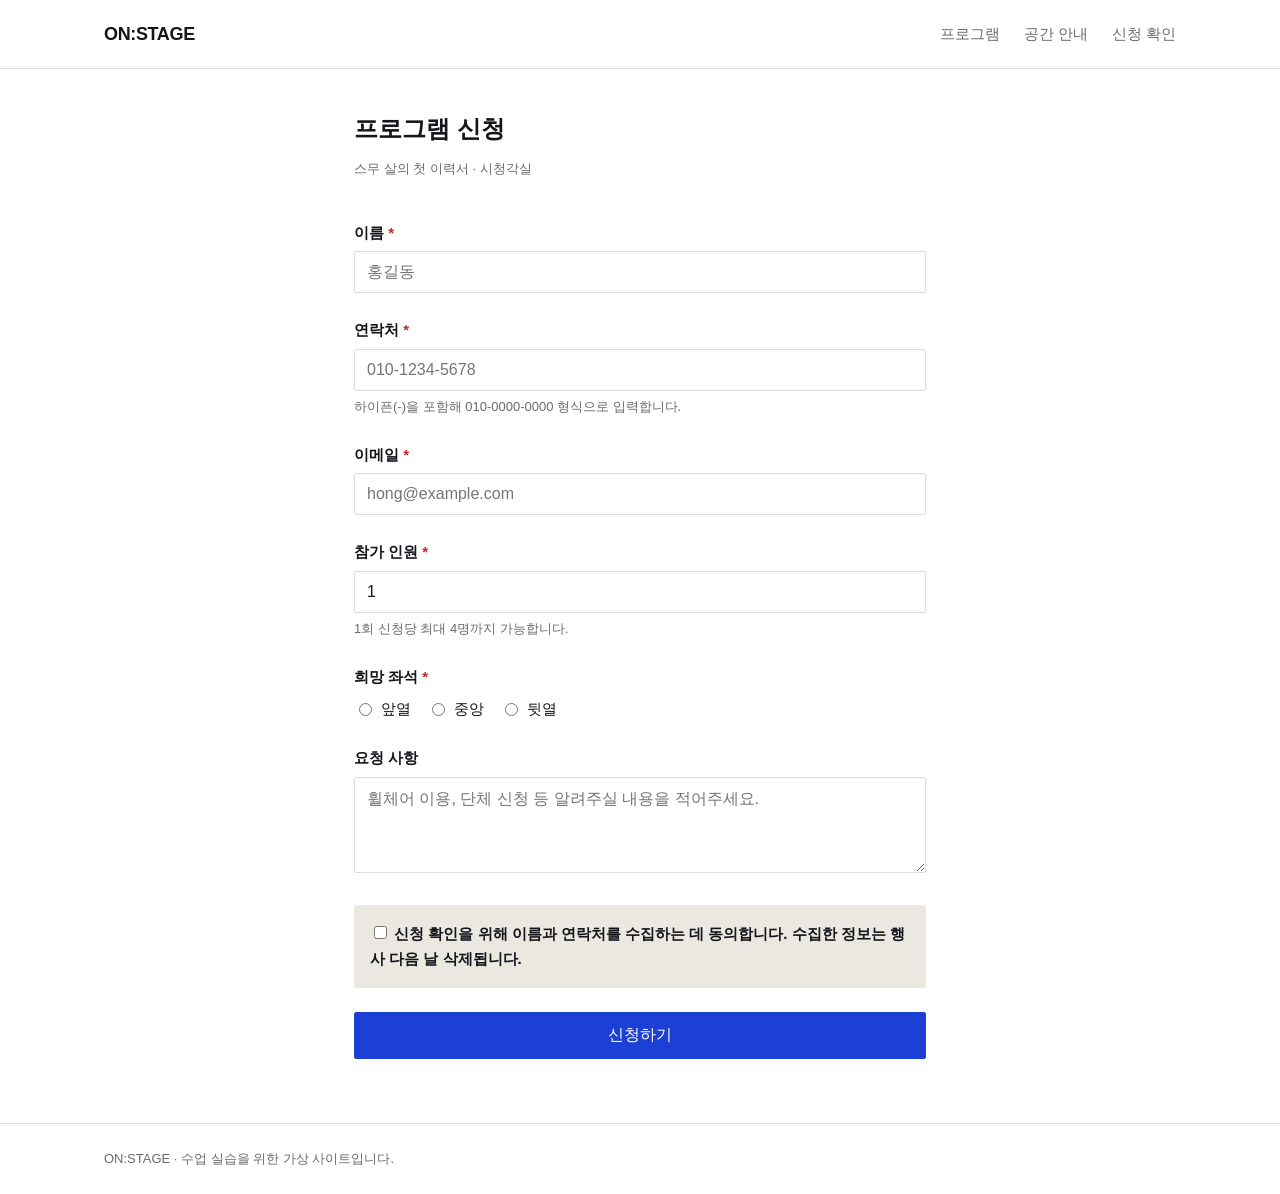
<file: 학생배포용_스타터/apply.html>
<!DOCTYPE html>
<html lang="ko">
<head>
  <meta charset="UTF-8">
  <meta name="viewport" content="width=device-width, initial-scale=1.0">
  <title>신청하기 — ON:STAGE</title>
  <link rel="stylesheet" href="css/tokens.css">
  <link rel="stylesheet" href="css/style.css">
</head>
<body>

<header class="site-header">
  <div class="wrap">
    <a href="index.html" class="logo">ON:STAGE</a>
    <button type="button" class="menu-btn" id="menuBtn"
            aria-expanded="false" aria-controls="gnb">메뉴</button>
    <nav class="gnb" id="gnb" aria-label="주요 메뉴">
      <a href="index.html">프로그램</a>
      <a href="#">공간 안내</a>
      <a href="#">신청 확인</a>
    </nav>
  </div>
</header>


<!-- ══════════════════════════════════════════════════════════════
     [4주차] 신청 폼
     ─────────────────────────────────────────────────────────────
     ⚠ 입력 항목은 선생님이 정한 7가지로 고정입니다. 추가·삭제하지 마세요.
       5주차에 이 항목들로 테스트 케이스를 만들기 때문입니다.
       자세한 규칙은 docs/신청폼_필드명세.md 를 보세요.

     ⚠ novalidate 속성은 5주차에 붙입니다. 지금은 없는 상태로 두세요.
     ══════════════════════════════════════════════════════════════ -->
<main class="form-page" id="formScreen">
  <div class="wrap">
    <h1>프로그램 신청</h1>
    <p>스무 살의 첫 이력서 · 시청각실</p>

    <form id="applyForm"novalidate>

      <!-- ▼▼▼ 항목 1 ▸ 완성본 제공. 이 구조를 그대로 따라 하세요 ▼▼▼

           한 항목은 네 부분으로 이루어집니다.
             ① label   무엇을 입력하는지 (for 값과 input의 id가 같아야 함)
             ② input   실제 입력칸
             ③ hint    입력 전에 알려주는 형식 안내 (없어도 되는 항목이 있음)
             ④ error   틀렸을 때 나오는 메시지 (평소엔 CSS가 숨겨둠)
      -->
      <div class="field">
        <label for="name">이름 <span class="req" aria-hidden="true">*</span></label>
        <input type="text" id="name" name="name" required
               placeholder="홍길동" autocomplete="name">
        <p class="error" id="err-name">이름을 입력해 주세요.</p>
      </div>
      <!-- ② 연락처 -->
<div class="field">
  <label for="tel">연락처 <span class="req" aria-hidden="true">*</span></label>
  <input type="tel" id="tel" name="tel" required
         pattern="010-\d{4}-\d{4}"
         placeholder="010-1234-5678" autocomplete="tel">
  <p class="hint">하이픈(-)을 포함해 010-0000-0000 형식으로 입력합니다.</p>
  <p class="error" id="err-tel">010-1234-5678 형식으로 입력해 주세요.</p>
</div>

<!-- ③ 이메일 -->
<div class="field">
  <label for="email">이메일 <span class="req" aria-hidden="true">*</span></label>
  <input type="email" id="email" name="email" required
         placeholder="hong@example.com" autocomplete="email">
  <p class="error" id="err-email">이메일 주소 형식을 확인해 주세요.</p>
</div>

           <!-- ④ 참가 인원 -->
<div class="field">
  <label for="count">참가 인원 <span class="req" aria-hidden="true">*</span></label>
  <input type="number" id="count" name="count" required
         min="1" max="4" value="1">
  <p class="hint">1회 신청당 최대 4명까지 가능합니다.</p>
  <p class="error" id="err-count">1명 이상 4명 이하로 입력해 주세요.</p>
</div>

<!-- ⑤ 희망 좌석 -->
<div class="field">
  <label>희망 좌석 <span class="req" aria-hidden="true">*</span></label>
  <div class="radio-group">
    <label><input type="radio" name="seat" value="앞열" required> 앞열</label>
    <label><input type="radio" name="seat" value="중앙"> 중앙</label>
    <label><input type="radio" name="seat" value="뒷열"> 뒷열</label>
  </div>
  <p class="error" id="err-seat">희망 좌석을 선택해 주세요.</p>
</div>

<!-- ⑥ 요청 사항 -->
<div class="field">
  <label for="note">요청 사항</label>
  <textarea id="note" name="note"
            placeholder="휠체어 이용, 단체 신청 등 알려주실 내용을 적어주세요."></textarea>
</div>

<!-- ⑦ 개인정보 동의 -->
<div class="field">
  <label class="agree" for="agree">
    <input type="checkbox" id="agree" name="agree" required>
    <span>신청 확인을 위해 이름과 연락처를 수집하는 데 동의합니다.
          수집한 정보는 행사 다음 날 삭제됩니다.</span>
  </label>
  <p class="error" id="err-agree">개인정보 수집에 동의해야 신청할 수 있습니다.</p>
</div>

      <button type="submit" class="btn btn--block">신청하기</button>
    </form>
  </div>
</main>


<!-- ══════════════════════════════════════════════════════════════
     완료 화면 ▸ 완성본 제공
     평소에는 CSS가 숨겨두고, 5주차에 JS가 보이게 만듭니다.
     프로그램 이름만 팀 것으로 바꾸세요.
     ══════════════════════════════════════════════════════════════ -->
<main class="done is-hidden" id="doneScreen">
  <div class="wrap">
    <h1>신청이 접수되었습니다</h1>
    <p>입력하신 연락처로 확인 문자가 발송됩니다.</p>

    <dl class="receipt">
      <div><dt>신청번호</dt><dd id="r-no">OS-261008-0031</dd></div>
      <div><dt>프로그램</dt><dd>스무 살의 첫 이력서</dd></div>
      <div><dt>신청자</dt><dd id="r-name">—</dd></div>
      <div><dt>연락처</dt><dd id="r-tel">—</dd></div>
      <div><dt>좌석</dt><dd id="r-seat">—</dd></div>
      <div><dt>인원</dt><dd id="r-count">—</dd></div>
    </dl>

    <a href="index.html" class="btn btn--ghost">프로그램 목록으로</a>
  </div>
</main>


<footer class="site-footer">
  <div class="wrap">ON:STAGE · 수업 실습을 위한 가상 사이트입니다.</div>
</footer>

<script src="js/main.js"></script>
</body>
</html>
</file>
<file: 학생배포용_스타터/css/tokens.css>
/* ════════════════════════════════════════════════════════════════
   tokens.css — 디자인 토큰
   ════════════════════════════════════════════════════════════════
   이 파일에는 '값'만 적습니다. 실제 모양은 style.css가 만듭니다.

   [2주차 1차시] 디자인 가이드 워크시트에 정한 색을 여기에 옮겨 적으세요.
   여기 한 곳만 바꾸면 사이트 전체 색이 한꺼번에 바뀝니다.

   ⚠ 변수 이름은 절대 바꾸지 마세요. style.css가 이 이름들을 찾습니다.
   ════════════════════════════════════════════════════════════════ */

:root {

  /* ────────────────────────────────────────────────────────────
     ① 색  ▸ TODO: 아래 5개를 팀 색으로 바꾸세요
     ────────────────────────────────────────────────────────────
     지금은 임시 회색이 들어 있습니다. 그대로 두면 감점입니다.

     규칙
       · 주색 3개 + 강조색 1개 + 보조색 1개, 총 5개만 씁니다
       · 색 코드는 #RRGGBB 형식으로 적습니다
       · --ink 와 --paper 는 서로 충분히 진하고 밝아야 합니다
         (글자와 배경의 대비. 6주차에 검사합니다)

     색 고르는 곳
       coolors.co  ·  color.adobe.com  ·  개발자도구로 좋아하는 사이트 색 추출
     ──────────────────────────────────────────────────────────── */

   --ink:       #14161c;
   --paper:     #ffffff;
   --wall:      #ebe8e1;
   --brand:     #1c3fd6;
   --highlight: #ffd23f;


  /* ────────────────────────────────────────────────────────────
     ② 보조 색  ▸ 그대로 두어도 됩니다
     ──────────────────────────────────────────────────────────── */

  --ink-soft:  #6b6b6b;   /* 덜 중요한 글자 */
  --line:      #dddddd;   /* 테두리와 구분선 */
  --danger:    #c62828;   /* 오류 메시지. 빨강 계열을 유지하세요 */


  /* ────────────────────────────────────────────────────────────
     ③ 글자 크기  ▸ 완성본 제공
     ────────────────────────────────────────────────────────────
     1rem = 16px 입니다.
     크기는 이 5개 안에서만 고르세요. 여기 없는 크기를 쓰면
     화면이 어수선해지고 6주차 체크리스트에서 감점됩니다.
     ──────────────────────────────────────────────────────────── */

  --fs-hero:   2.75rem;    /* 44px — 첫 화면의 큰 제목 */
  --fs-h2:     1.5rem;     /* 24px — 섹션 제목 */
  --fs-h3:     1.125rem;   /* 18px — 카드 제목 */
  --fs-body:   1rem;       /* 16px — 본문 */
  --fs-small:  0.8125rem;  /* 13px — 날짜, 안내 문구 */


  /* ────────────────────────────────────────────────────────────
     ④ 여백  ▸ 완성본 제공
     ────────────────────────────────────────────────────────────
     8의 배수로 만든 5단계입니다.
     margin, padding, gap 값은 이 안에서만 고르세요.
     ──────────────────────────────────────────────────────────── */

  --sp-1: 8px;    /* 아주 좁게 — 아이콘과 글자 사이 */
  --sp-2: 16px;   /* 좁게 — 카드 안쪽 */
  --sp-3: 24px;   /* 보통 — 요소 사이 */
  --sp-4: 40px;   /* 넓게 — 큰 덩어리 사이 */
  --sp-5: 64px;   /* 아주 넓게 — 섹션 위아래 */


  /* ────────────────────────────────────────────────────────────
     ⑤ 그 밖에  ▸ 완성본 제공
     ──────────────────────────────────────────────────────────── */

  --radius: 2px;      /* 모서리 둥글기. 0이면 각지고, 크면 둥글둥글 */
  --maxw:  1120px;    /* 콘텐츠 최대 가로 폭 */
}
</file>
<file: 학생배포용_스타터/css/style.css>
/* ════════════════════════════════════════════════════════════════
   style.css — 실제 스타일
   ════════════════════════════════════════════════════════════════
   TODO 표시가 있는 곳만 채우면 됩니다.
   나머지는 완성본이니 건드리지 마세요.

   ⚠ 색과 크기는 직접 적지 말고 반드시 var(--이름) 으로 쓰세요.
       ✗  color: #1c3fd6;
       ✓  color: var(--brand);
   ════════════════════════════════════════════════════════════════ */


/* ═══ 0. 초기화 ▸ 완성본 ═══════════════════════════════════════ */

* { box-sizing: border-box; }   /* 테두리까지 포함해서 크기를 계산 */

body, h1, h2, h3, p, ul, dl, dd, figure { margin: 0; padding: 0; }
ul { list-style: none; }
img { display: block; max-width: 100%; }

body {
  font-family: -apple-system, BlinkMacSystemFont, "Apple SD Gothic Neo",
               "Malgun Gothic", "맑은 고딕", sans-serif;
  font-size: var(--fs-body);
  line-height: 1.7;
  color: var(--ink);
  background: var(--paper);
}

/* 모든 섹션의 가로 정렬을 담당합니다 */
.wrap {
  max-width: var(--maxw);
  margin: 0 auto;              /* auto가 좌우 여백을 똑같이 나눠 가운데 정렬 */
  padding: 0 var(--sp-3);      /* 좁은 화면에서 글자가 끝에 붙지 않게 */
}

/* 키보드 Tab으로 이동할 때 위치 표시. 절대 지우지 마세요 (6주차 검사) */
a:focus-visible, button:focus-visible,
input:focus-visible, textarea:focus-visible {
  outline: 2px solid var(--brand);
  outline-offset: 2px;
}

/* JS가 요소를 숨길 때 쓰는 클래스 */
.is-hidden { display: none; }


/* ═══ 1. 헤더 ═══ [3주차 2차시] ════════════════════════════════ */

.site-header {
  border-bottom: 1px solid var(--line);
  background: var(--paper);
  position: relative;          /* 모바일 메뉴의 기준점. 지우지 마세요 */
}

.site-header .wrap {
  height: 68px;
  display: flex;
  justify-content: space-between;
  align-items: center;


  
  /* TODO(3주차): 로고는 왼쪽 끝, 메뉴는 오른쪽 끝에 오고
                  둘 다 세로 가운데에 놓이게 만드세요.
     힌트: display / align-items / justify-content 세 줄 */

}

.logo {
  font-size: var(--fs-h3);
  font-weight: 700;
  letter-spacing: -0.02em;
  color: var(--ink);
  text-decoration: none;
}

.gnb {
  display: flex;
  gap: var(--sp-3);
  /* TODO(3주차): 메뉴 항목들을 가로로 놓고 사이 간격을 --sp-3 으로
     힌트: display 와 gap 두 줄 */

}

.gnb a {
  color: var(--ink-soft);
  text-decoration: none;
  font-size: 0.9375rem;
}
.gnb a:hover { color: var(--ink); }

/* 모바일 메뉴 버튼 ▸ 완성본. 평소엔 숨어 있다가 좁은 화면에서 나옵니다 */
.menu-btn {
  display: none;
  border: 1px solid var(--line);
  background: var(--paper);
  border-radius: var(--radius);
  padding: 6px 10px;
  font-size: var(--fs-small);
  font-family: inherit;
  cursor: pointer;
}


/* ═══ 2. 히어로 ═══ [3주차 3차시] ══════════════════════════════ */

.hero {
  background: var(--wall);
  padding: var(--sp-5) 0;
}

.hero .wrap {
  display: flex;
  gap: var(--sp-4);
  align-items: center;
}

.hero-text {
flex: 1;
}

.hero-figure {
flex: 1;
}

.hero-label {
  font-size: var(--fs-small);
  color: var(--brand);
  font-weight: 700;
  margin-bottom: var(--sp-1);
}

.hero h1 {
  font-size: var(--fs-hero);
  line-height: 1.2;
  letter-spacing: -0.03em;
  margin-bottom: var(--sp-2);
}

.hero p {
  color: var(--ink-soft);
  max-width: 34em;             /* 한 줄이 너무 길면 읽기 어려움 */
  margin-bottom: var(--sp-3);
}

.hero-figure img {
  width: 100%;
  aspect-ratio: 4 / 3;
  object-fit: cover;
  background: var(--line);
}


/* ═══ 3. 버튼 ▸ 완성본 ════════════════════════════════════════ */

.btn {
  display: inline-block;       /* a 태그에 크기를 주려면 필요 */
  padding: 12px var(--sp-3);
  border: 1px solid var(--brand);
  border-radius: var(--radius);
  background: var(--brand);
  color: var(--paper);
  font-size: var(--fs-body);
  font-family: inherit;
  text-decoration: none;
  cursor: pointer;
}
.btn:hover { opacity: 0.85; }

/* 변형은 이렇게 만듭니다. HTML에서는 class="btn btn--ghost" 처럼 둘 다 씁니다 */
.btn--ghost { background: transparent; color: var(--brand); }
.btn--block { display: block; width: 100%; text-align: center; }


/* ═══ 4. 섹션 제목 ▸ 완성본 ═══════════════════════════════════ */

.section { padding: var(--sp-5) 0; }

.section-head {
  display: flex;
  align-items: baseline;
  justify-content: space-between;
  margin-bottom: var(--sp-3);
}
.section-head h2 { font-size: var(--fs-h2); letter-spacing: -0.02em; }
.section-head p  { color: var(--ink-soft); font-size: var(--fs-small); }


/* ═══ 5. 필터 칩 ▸ 완성본 ═════════════════════════════════════ */

.filters {
  display: flex;
  flex-wrap: wrap;             /* 좁아지면 줄바꿈 */
  gap: var(--sp-1);
  margin-bottom: var(--sp-3);
}

.chip {
  padding: 7px 16px;
  border: 1px solid var(--line);
  border-radius: 999px;        /* 큰 값을 주면 알약 모양이 됩니다 */
  background: var(--paper);
  color: var(--ink-soft);
  font-size: var(--fs-small);
  font-family: inherit;
  cursor: pointer;
}
.chip:hover { border-color: var(--ink-soft); }

/* 선택된 칩. 5주차에 JS가 이 클래스를 붙였다 뗍니다.
   .chip.is-active 는 두 클래스를 '동시에' 가진 것. 사이에 공백 없음! */
.chip.is-active {
  background: var(--ink);
  border-color: var(--ink);
  color: var(--paper);
}


/* ═══ 6. 카드 목록 ═══ [3주차 3차시] ═══════════════════════════ */

.card-grid {
  display: grid;
  grid-template-columns: repeat(3, 1fr);
  gap: var(--sp-3);
}

.card {
  display: block;
  text-decoration: none;
  color: inherit;
  border: 1px solid var(--line);
  border-radius: var(--radius);
  overflow: hidden;
  background: var(--paper);
}
.card:hover { border-color: var(--ink); }

.card img {
  width: 100%;
  background: var(--line);
  aspect-ratio: 3 / 4;
  object-fit: cover;  

  /* TODO(3주차): 모든 카드 이미지의 세로 비율을 3:4로 똑같이 맞추고,
                  비율이 안 맞는 부분은 잘라내세요.
     힌트: aspect-ratio 와 object-fit 두 줄
     ⚠ 이 두 줄이 없으면 카드 높이가 제각각이 되어 격자가 무너집니다.
       완성도에 가장 큰 영향을 주는 부분입니다. */

}

.card-body { padding: var(--sp-2); }
.card-cat  { font-size: var(--fs-small); color: var(--brand); margin-bottom: 4px; }
.card h3   { font-size: var(--fs-h3); letter-spacing: -0.02em; margin-bottom: 6px; }
.card-meta { font-size: var(--fs-small); color: var(--ink-soft); }

.badge {
  display: inline-block;
  background: var(--highlight);
  color: var(--ink);
  font-size: 0.75rem;
  font-weight: 700;
  padding: 2px 8px;
  border-radius: var(--radius);
  margin-left: 6px;
}


/* ═══ 7. 상세 화면 ═══ [4주차 1차시] ═══════════════════════════ */

.detail { padding: var(--sp-4) 0 var(--sp-5); }

.detail-top {
  display: flex;
  gap: var(--sp-4);
  align-items: flex-start;
  /* TODO(4주차): 포스터와 정보를 좌우로 나란히, 위쪽 기준 정렬,
                  사이 간격 --sp-4
     힌트: display / gap / align-items: flex-start */

}

.detail-poster {
  flex: 0 0 340px;  
  /* TODO(4주차): 늘어나지도 줄어들지도 않는 340px 고정 폭으로
     힌트: flex: 0 0 340px;   (또는 width 와 flex-shrink 두 줄) */

}

.detail-poster img {
  width: 100%;
  aspect-ratio: 3 / 4;
  object-fit: cover;
  background: var(--line);
}

.detail-info {
  flex: 1;
  /* TODO(4주차): 남는 공간을 전부 쓰게 */

}

.detail-info h1 {
  font-size: 2rem;
  letter-spacing: -0.03em;
  margin-bottom: var(--sp-2);
}

/* 정보 목록 ▸ 완성본 */
.spec { border-top: 1px solid var(--line); margin: var(--sp-3) 0; }
.spec div {
  display: flex;
  gap: var(--sp-2);
  padding: 12px 0;
  border-bottom: 1px solid var(--line);
  font-size: 0.9375rem;
}
.spec dt { flex: 0 0 88px; color: var(--ink-soft); }
.spec dd { flex: 1; }

.detail-body { margin-top: var(--sp-4); max-width: 40em; }
.detail-body h2 { font-size: var(--fs-h3); margin-bottom: var(--sp-1); }
.detail-body p  { color: var(--ink-soft); margin-bottom: var(--sp-2); }


/* ═══ 8. 신청 폼 ▸ 완성본 ═════════════════════════════════════ */

.form-page { padding: var(--sp-4) 0 var(--sp-5); }
.form-page > .wrap { max-width: 620px; }
.form-page h1 { font-size: var(--fs-h2); margin-bottom: var(--sp-1); }
.form-page > .wrap > p {
  color: var(--ink-soft);
  font-size: var(--fs-small);
  margin-bottom: var(--sp-4);
}

.field { margin-bottom: var(--sp-3); }

/* > 는 '바로 아래 자식만' 이라는 뜻.
   이게 없으면 라디오 그룹 안의 label까지 세로로 쌓입니다 */
.field > label {
  display: block;
  font-size: 0.9375rem;
  font-weight: 700;
  margin-bottom: 6px;
}

.req { color: var(--danger); }

.field input[type="text"],
.field input[type="tel"],
.field input[type="email"],
.field input[type="number"],
.field textarea {
  width: 100%;
  padding: 11px 12px;
  border: 1px solid var(--line);
  border-radius: var(--radius);
  font-size: var(--fs-body);
  font-family: inherit;
  color: var(--ink);
  background: var(--paper);
}
.field input:focus, .field textarea:focus { border-color: var(--brand); }
.field textarea { resize: vertical; min-height: 96px; }

.hint { font-size: var(--fs-small); color: var(--ink-soft); margin-top: 5px; }

/* 오류 표시 ▸ 평소엔 숨김. 5주차에 JS가 is-show / has-error 를 붙입니다 */
.error { display: none; font-size: var(--fs-small); color: var(--danger); margin-top: 5px; }
.error.is-show { display: block; }
.field.has-error input,
.field.has-error textarea { border-color: var(--danger); }

.radio-group { display: flex; flex-wrap: wrap; gap: var(--sp-2); }
.radio-group label {
  display: flex;
  align-items: center;
  gap: 6px;
  font-size: 0.9375rem;
  cursor: pointer;
}

.agree {
  display: flex;
  gap: var(--sp-1);
  align-items: flex-start;
  background: var(--wall);
  padding: var(--sp-2);
  border-radius: var(--radius);
  font-size: 0.9375rem;
}
.agree input { margin-top: 5px; }


/* ═══ 9. 완료 화면 ▸ 완성본 ═══════════════════════════════════ */

.done { padding: var(--sp-5) 0; text-align: center; }
.done .wrap { max-width: 520px; }
.done h1 { font-size: var(--fs-h2); margin-bottom: var(--sp-1); }
.done > .wrap > p { color: var(--ink-soft); margin-bottom: var(--sp-3); }

.receipt {
  border: 1px solid var(--line);
  border-radius: var(--radius);
  padding: var(--sp-3);
  text-align: left;
  margin-bottom: var(--sp-3);
}
.receipt div {
  display: flex;
  justify-content: space-between;
  padding: 9px 0;
  border-bottom: 1px solid var(--line);
  font-size: 0.9375rem;
}
.receipt div:last-child { border-bottom: 0; }
.receipt dt { color: var(--ink-soft); }
.receipt dd { font-weight: 700; }


/* ═══ 10. 푸터 ▸ 완성본 ═══════════════════════════════════════ */

.site-footer {
  border-top: 1px solid var(--line);
  padding: var(--sp-3) 0;
  color: var(--ink-soft);
  font-size: var(--fs-small);
}


/* ════════════════════════════════════════════════════════════════
   11. 반응형 ═══ [3주차 4차시]
   ════════════════════════════════════════════════════════════════
   ⚠ 이 블록은 반드시 파일 맨 아래에 있어야 합니다.
     위로 올리면 아래 코드에 덮어써져서 동작하지 않습니다.

   ⚠ 브레이크포인트는 768px 하나만 씁니다. 더 만들지 마세요.

   반응형의 핵심은 두 가지뿐입니다.
     ① 가로로 놓인 것을 세로로 바꾼다   → flex-direction: column
     ② 여러 열을 한 열로 바꾼다          → grid-template-columns: 1fr
   ════════════════════════════════════════════════════════════════ */

@media (max-width: 768px) {

  /* 변수 값을 바꾸면 그 변수를 쓰는 곳이 한꺼번에 작아집니다 ▸ 완성본 */
  :root { --fs-hero: 1.875rem; --sp-5: 40px; }

  /* 모바일 메뉴 ▸ 완성본. 버튼이 나타나고 메뉴는 숨었다가 펼쳐집니다 */
  .menu-btn { display: block; }
  .gnb {
    display: none;
    position: absolute;
    top: 68px; left: 0; right: 0;
    flex-direction: column;
    gap: 0;
    background: var(--paper);
    border-bottom: 1px solid var(--line);
    padding: var(--sp-2) var(--sp-3);
  }
  .gnb.is-open { display: flex; }

  /* ① 가로 → 세로 */
  .hero .wrap,
  .detail-top { flex-direction: column; }

  /* ② 3열 → 1열 */
  .card-grid { grid-template-columns: 1fr; }

  /* ③ 포스터 고정 풀기 (4주차에 확인) */
  .detail-poster {
    flex: none;
    width: 100%;
    max-width: 320px;

}
}
</file>
